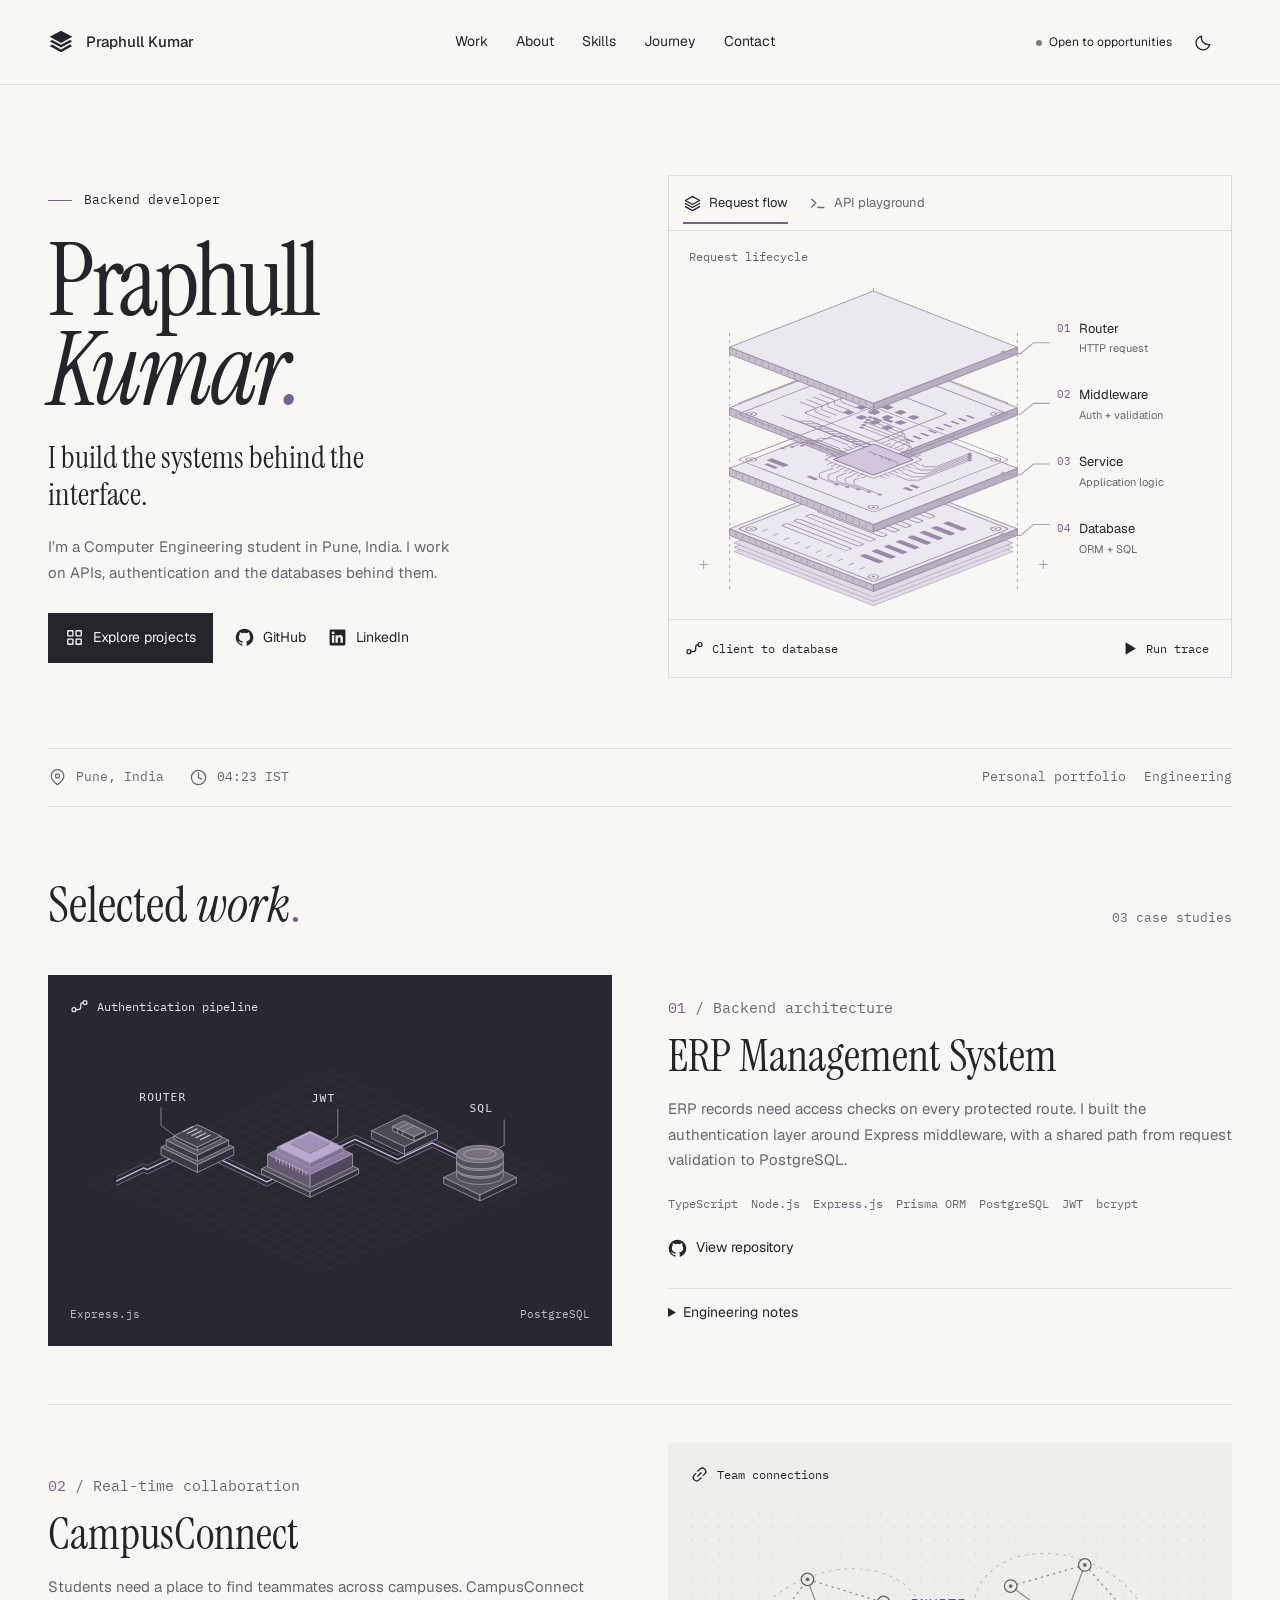
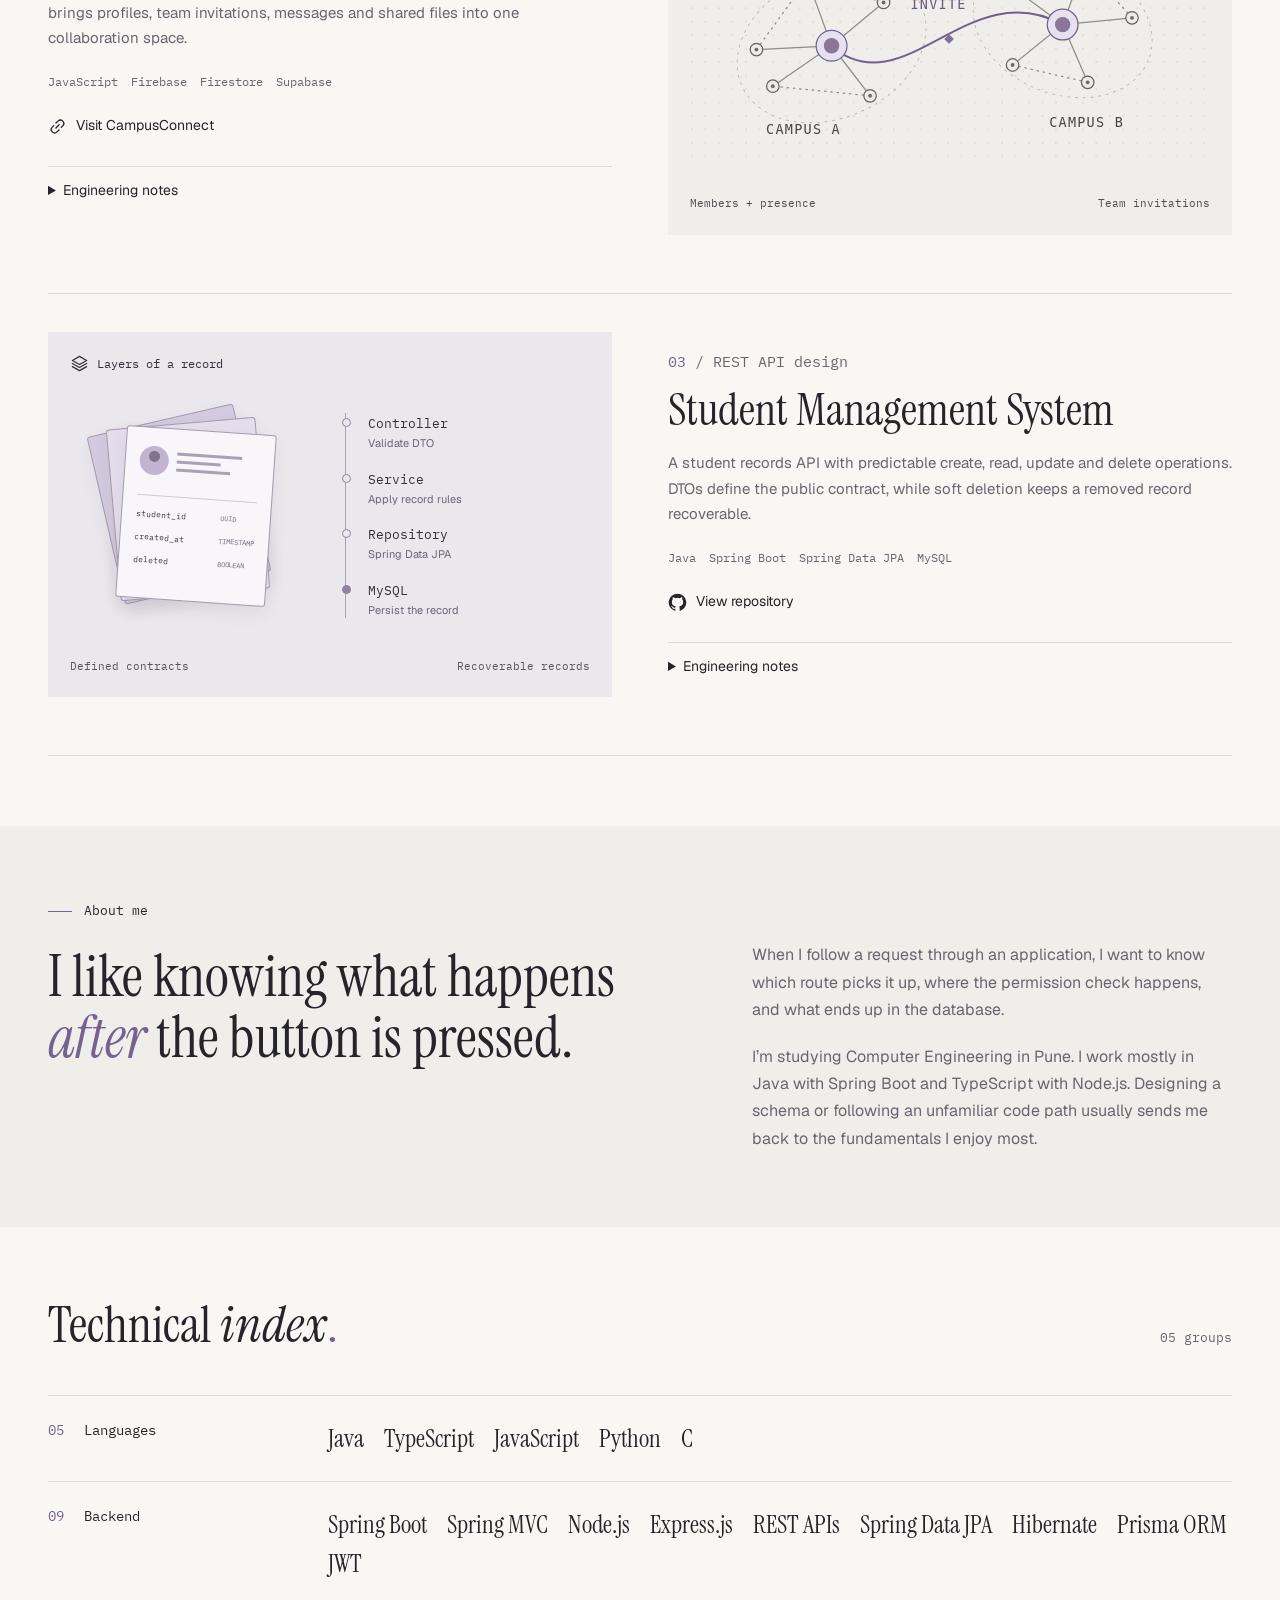
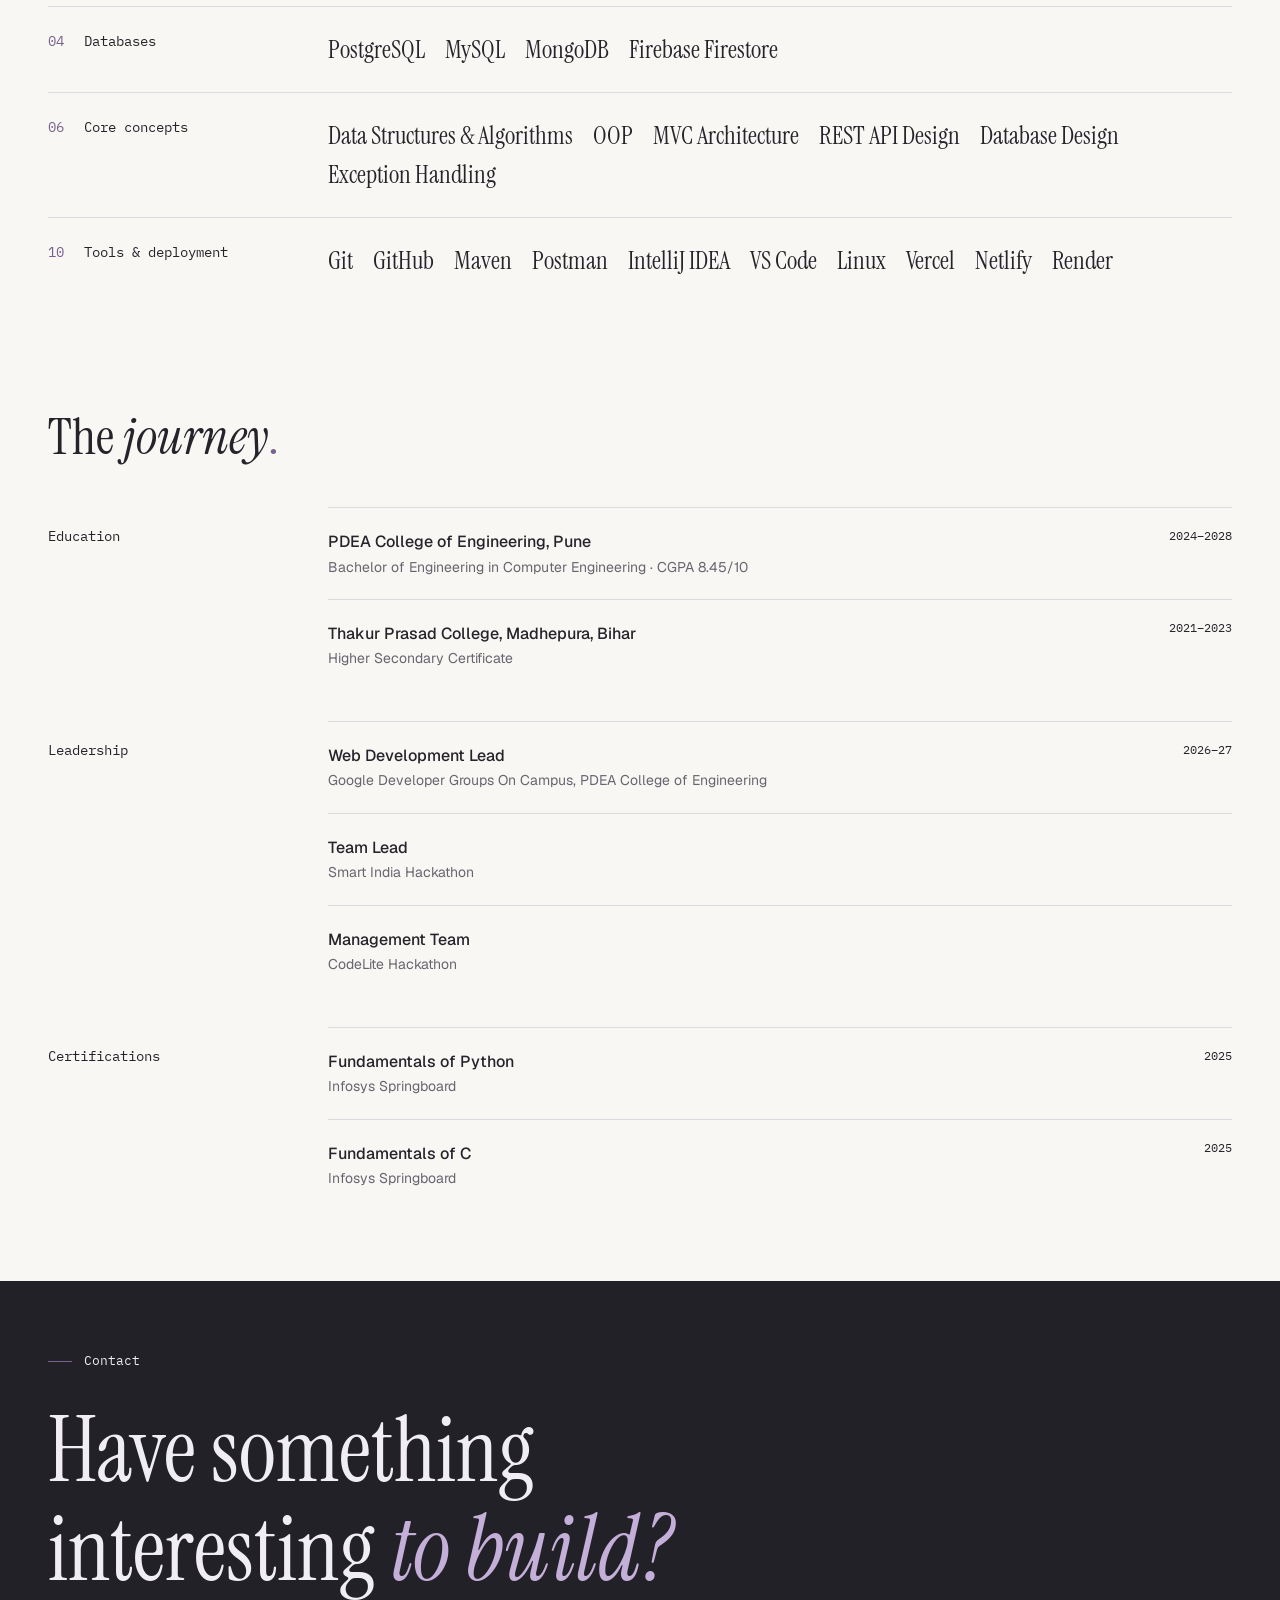
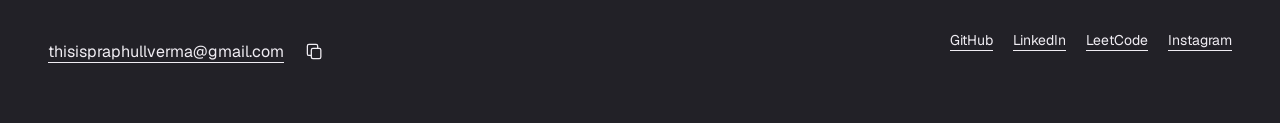
<file: index.html>
<!doctype html>
<html lang="en">
<head>
  <meta charset="utf-8">
  <meta name="viewport" content="width=device-width, initial-scale=1, viewport-fit=cover">
  <meta name="color-scheme" content="light dark">
  <meta name="theme-color" content="#f8f7f4" media="(prefers-color-scheme: light)">
  <meta name="theme-color" content="#1c1b20" media="(prefers-color-scheme: dark)">
  <title>Praphull Kumar — Backend Developer in Pune</title>
  <meta name="description" content="Explore Praphull Kumar’s backend engineering projects, from cookie-based authentication to real-time collaboration and Spring Boot APIs. Based in Pune, India.">
  <link rel="canonical" href="https://praphull-kumar-portfolio.caringbard16.chatgpt.site/">
  <meta property="og:type" content="website">
  <meta property="og:url" content="https://praphull-kumar-portfolio.caringbard16.chatgpt.site/">
  <meta property="og:title" content="Praphull Kumar — Backend Developer">
  <meta property="og:description" content="I build the systems behind the interface. Explore three engineering case studies and trace a request from client to database.">
  <meta name="twitter:card" content="summary">
  <meta name="twitter:title" content="Praphull Kumar — Backend Developer">
  <meta name="twitter:description" content="I build the systems behind the interface. Backend engineering projects from Pune, India.">
  <link rel="icon" type="image/svg+xml" href="assets/favicon.svg">
  <link rel="preload" as="font" type="font/woff2" href="assets/fonts/instrument-serif.woff2" crossorigin>
  <link rel="preload" as="font" type="font/woff2" href="assets/fonts/instrument-serif-italic.woff2" crossorigin>
  <link rel="stylesheet" href="assets/portfolio.css">
  <script>
    try {
      const preference = localStorage.getItem('pk-theme');
      if (preference === 'light' || preference === 'dark') document.documentElement.dataset.theme = preference;
    } catch {}
  </script>
  <script src="assets/portfolio.js" defer></script>
  <script type="application/ld+json">
  {"@context":"https://schema.org","@type":"Person","name":"Praphull Kumar","jobTitle":"Backend Developer","homeLocation":{"@type":"Place","name":"Pune, India"},"sameAs":["https://github.com/praphull-verma","https://linkedin.com/in/praphullverma","https://leetcode.com/u/praphull-verma/"]}
  </script>
</head>
<body>
  <a class="skip-link" href="#main">Skip to content</a>
  <svg class="icon-sheet" xmlns="http://www.w3.org/2000/svg" aria-hidden="true" focusable="false">
    <symbol id="i-mark" viewbox="0 0 32 32"><path d="m16 2 14 7.5-14 7.6L2 9.5Z" fill="currentColor"></path><path d="m2 15.1 3.2-1.7L16 19.3l10.8-5.9 3.2 1.7L16 22.8Z" fill="currentColor"></path><path d="m2 20.9 3.2-1.7L16 25.1l10.8-5.9 3.2 1.7L16 28.6Z" fill="currentColor"></path></symbol>
    <symbol id="i-grid" viewbox="0 0 24 24"><g fill="none" stroke="currentColor" stroke-width="1.7"><rect x="3.5" y="3.5" width="6.5" height="6.5" rx=".7"></rect><rect x="14" y="3.5" width="6.5" height="6.5" rx=".7"></rect><rect x="3.5" y="14" width="6.5" height="6.5" rx=".7"></rect><rect x="14" y="14" width="6.5" height="6.5" rx=".7"></rect></g></symbol>
    <symbol id="i-github" viewbox="0 0 24 24"><path fill="currentColor" d="M12 .9a11.1 11.1 0 0 0-3.51 21.63c.55.1.76-.24.76-.54l-.02-2.07c-3.1.67-3.75-1.32-3.75-1.32-.51-1.3-1.24-1.64-1.24-1.64-1.02-.7.08-.69.08-.69 1.13.08 1.73 1.16 1.73 1.16 1 .173 1.53 2.18 3.24.87.1-.73.39-1.23.71-1.51-2.48-.28-5.09-1.24-5.09-5.5 0-1.22.44-2.21 1.15-2.99-.12-.28-.5-1.42.11-2.96 0 0 .94-.3 3.06 1.14a10.6 10.6 0 0 1 5.57 0c2.12-1.44 3.05-1.14 3.05-1.14.61 1.54.23 2.68.11 2.96.72.78 1.15 1.77 1.15 2.99 0 4.27-2.62 5.21-5.12 5.49.4.34.76 1.02.76 2.06l-.01 3.15c0 .3.2.65.77.54A11.1 11.1 0 0 0 12 .9Z"></path></symbol>
    <symbol id="i-linkedin" viewbox="0 0 24 24"><path fill="currentColor" d="M20.45 2H3.55C2.7 2 2 2.69 2 3.54v16.92c0 .85.7 1.54 1.55 1.54h16.9c.85 0 1.55-.69 1.55-1.54V3.54C22 2.69 21.3 2 20.45 2ZM7.93 18.74H4.98V9.2h2.95v9.54ZM6.46 7.91a1.71 1.71 0 1 1 0-3.42 1.71 1.71 0 0 1 0 3.42Zm12.28 10.83h-2.95V14.1c0-1.1-.02-2.53-1.54-2.53-1.54 0-1.78 1.2-1.78 2.45v4.72H9.52V9.2h2.83v1.3h.04c.4-.75 1.36-1.54 2.8-1.54 2.99 0 3.55 1.96 3.55 4.52v5.26Z"></path></symbol>
    <symbol id="i-pin" viewbox="0 0 24 24"><path d="M20 10c0 5-8 11-8 11S4 15 4 10a8 8 0 1 1 16 0Z" fill="none" stroke="currentColor" stroke-width="1.6"></path><circle cx="12" cy="10" r="2.5" fill="none" stroke="currentColor" stroke-width="1.6"></circle></symbol>
    <symbol id="i-hours" viewbox="0 0 24 24"><g fill="none" stroke="currentColor" stroke-width="1.6" stroke-linecap="round"><circle cx="12" cy="12" r="9"></circle><path d="M12 6v6l4 2"></path></g></symbol>
    <symbol id="i-moon" viewbox="0 0 24 24"><path d="M20 14.3a8.5 8.5 0 0 1-10.3-10.4A8.8 8.8 0 1 0 20 14.3Z" fill="none" stroke="currentColor" stroke-width="1.65" stroke-linejoin="round"></path></symbol>
    <symbol id="i-sun" viewbox="0 0 24 24"><g fill="none" stroke="currentColor" stroke-width="1.55" stroke-linecap="round"><circle cx="12" cy="12" r="4"></circle><path d="M12 2v2m0 16v2M2 12h2m16 0h2M5 5l1.5 1.5m11 11L19 19M5 19l1.5-1.5m11-11L19 5"></path></g></symbol>
    <symbol id="i-terminal" viewbox="0 0 24 24"><path d="m4.5 6.5 5.5 5-5.5 5M12.5 17H20" fill="none" stroke="currentColor" stroke-width="1.7" stroke-linecap="round" stroke-linejoin="round"></path></symbol>
    <symbol id="i-layers" viewbox="0 0 24 24"><g fill="none" stroke="currentColor" stroke-width="1.6" stroke-linejoin="round" stroke-linecap="round"><path d="m12 3 9 5.2-9 5.1-9-5.1Zm-9 9 9 5 9-5m-18 4 9 5 9-5"></path></g></symbol>
    <symbol id="i-play" viewbox="0 0 24 24"><path d="m7 4 13 8-13 8Z" fill="currentColor"></path></symbol>
    <symbol id="i-stop" viewbox="0 0 24 24"><rect x="5" y="5" width="14" height="14" rx="2" fill="currentColor"></rect></symbol>
    <symbol id="i-route" viewbox="0 0 24 24"><g stroke="currentColor" fill="none" stroke-width="1.6"><circle cx="5" cy="16" r="2.5"></circle><circle cx="19" cy="7" r="2.5"></circle><path d="M7.5 16h3a3 3 0 0 0 3-3v-3a3 3 0 0 1 3-3"></path></g></symbol>
    <symbol id="i-link" viewbox="0 0 24 24"><g stroke="currentColor" stroke-width="1.7" fill="none" stroke-linecap="round"><path d="m10 13.8 4-4m-6.7 1.1-1.9 1.9a4.2 4.2 0 0 0 6 6l2.5-2.5m2.8-3.2 1.9-1.9a4.2 4.2 0 0 0-6-6l-2.5 2.5"></path></g></symbol>
    <symbol id="i-copy" viewbox="0 0 24 24"><g stroke="currentColor" stroke-width="1.6" fill="none"><rect x="8" y="8" width="12" height="13" rx="2"></rect><path d="M16 8V5a2 2 0 0 0-2-2H5a2 2 0 0 0-2 2v10a2 2 0 0 0 2 2h3"></path></g></symbol>
  </svg>

  <header class="site-header">
    <div class="shell header-inner">
      <a class="brand" href="#top" aria-label="Praphull Kumar, home"><svg class="brand-mark" aria-hidden="true"><use href="#i-mark"></use></svg><span>Praphull Kumar</span></a>
      <nav class="main-nav" id="navigation" aria-label="Main navigation">
        <a href="#work">Work</a><a href="#about">About</a><a href="#skills">Skills</a><a href="#journey">Journey</a><a href="#contact">Contact</a>
      </nav>
      <div class="header-tools">
        <span class="availability"><span class="status-dot"></span>Open to opportunities</span>
        <button class="icon-button js-only" id="theme-toggle" aria-label="Switch to dark theme" title="Switch to dark theme" type="button"><svg class="icon" aria-hidden="true"><use href="#i-moon"></use></svg></button>
        <button class="menu-toggle icon-button" id="menu-toggle" type="button" aria-controls="navigation" aria-expanded="false" aria-label="Open navigation"><span></span><span></span></button>
      </div>
    </div>
  </header>
  <main id="main" tabindex="-1">
    <section id="top" class="hero shell" aria-labelledby="name">
      <div class="hero-copy">
        <p class="eyebrow"><span class="ink-line" aria-hidden="true"></span>Backend developer</p>
        <h1 id="name">Praphull <em>Kumar<span class="period" aria-hidden="true">.</span></em></h1>
        <p class="statement">I build the systems behind the interface.</p>
        <p class="hero-intro">I’m a Computer Engineering student in Pune, India. I work on APIs, authentication and the databases behind them.</p>
        <div class="hero-actions">
          <a class="primary-action" href="#work"><svg class="icon" aria-hidden="true"><use href="#i-grid"></use></svg>Explore projects</a>
          <a class="social" href="https://github.com/praphull-verma" target="_blank" rel="noopener noreferrer"><svg class="icon" aria-hidden="true"><use href="#i-github"></use></svg>GitHub</a>
          <a class="social" href="https://linkedin.com/in/praphullverma" target="_blank" rel="noopener noreferrer"><svg class="icon" aria-hidden="true"><use href="#i-linkedin"></use></svg>LinkedIn</a>
        </div>
      </div>

      <div class="lab" id="request-lab">
        <div class="lab-chrome">
          <div class="view-tabs" aria-label="Request diagram and API playground">
            <a class="view-tab" href="#schematic" id="tab-flow"><svg class="icon" aria-hidden="true"><use href="#i-layers"></use></svg>Request flow</a>
            <a class="view-tab" href="#playground" id="tab-api"><svg class="icon" aria-hidden="true"><use href="#i-terminal"></use></svg>API playground</a>
          </div>
        </div>
        <div class="lab-panel" id="schematic" tabindex="-1">
          <figure class="blueprint">
            <div class="draft-area">
              <div class="drawing-heading"><span class="draft-cross" aria-hidden="true"></span>Request lifecycle</div>
              <div class="drawing-canvas">
                <svg class="diagram-svg" xmlns="http://www.w3.org/2000/svg" viewbox="0 0 520 314" role="img" aria-labelledby="flow-title flow-desc">
  <title id="flow-title">Exploded view of an HTTP request</title>
  <desc id="flow-desc">Four aligned boards show routing, authentication and validation, application logic, and the ORM and SQL database. The request passes through these layers in order.</desc>
<g class="construction" fill="none">
<path d="M56 50v239" stroke-dasharray="2.5 4"></path>
<path d="M322 50v239" stroke-dasharray="2.5 4"></path>
<path d="M189 104v200" stroke-dasharray="2.5 4"></path>
<path d="M189 8v200" stroke-dasharray="2.5 4"></path>
<path d="M28 264h8m-4 -4v8"></path>
<path d="M342 264h8m-4 -4v8"></path>
</g>
<polygon points="189,202 318,252 189,302 60,252" class="base-wafer"></polygon>
<polygon points="189,198 318,248 189,298 60,248" class="base-wafer"></polygon>
<polygon points="189,194 318,244 189,294 60,244" class="base-wafer"></polygon>
<g class="board board-4" data-layer="3">
      <polygon points="56,231 189,282.87 189,288.87 56,237" class="face-left"></polygon><polygon points="189,282.87 322,231 322,237 189,288.87" class="face-right"></polygon>
      <path d="M62 234.74v3.1" class="pin-line"></path><path d="M68 237.08v3.1" class="pin-line"></path><path d="M74 239.42v3.1" class="pin-line"></path><path d="M80 241.76v3.1" class="pin-line"></path><path d="M86 244.1v3.1" class="pin-line"></path><path d="M92 246.44v3.1" class="pin-line"></path><path d="M98 248.78v3.1" class="pin-line"></path><path d="M104 251.12v3.1" class="pin-line"></path><path d="M110 253.46v3.1" class="pin-line"></path><path d="M116 255.8v3.1" class="pin-line"></path><path d="M122 258.14v3.1" class="pin-line"></path><path d="M128 260.48v3.1" class="pin-line"></path><path d="M134 262.82v3.1" class="pin-line"></path><path d="M140 265.16v3.1" class="pin-line"></path><path d="M146 267.5v3.1" class="pin-line"></path><path d="M152 269.84v3.1" class="pin-line"></path><path d="M158 272.18v3.1" class="pin-line"></path><path d="M164 274.52v3.1" class="pin-line"></path><path d="M170 276.86v3.1" class="pin-line"></path><path d="M176 279.2v3.1" class="pin-line"></path><path d="M182 281.54v3.1" class="pin-line"></path>
      <polygon points="189,179.13 322,231 189,282.87 56,231" class="face-top"></polygon>
      <g transform="matrix(1 0.39 -1 0.39 189 179.13)"><rect x="4" y="4" width="125" height="125" rx="2" class="etched"></rect><rect x="20" y="23" width="60" height="5" rx="1" class="package-frame"></rect><rect x="92" y="23" width="18" height="5" rx="1" class="pad"></rect><rect x="20" y="34" width="60" height="5" rx="1" class="package-frame"></rect><rect x="92" y="34" width="18" height="5" rx="1" class="pad"></rect><rect x="20" y="45" width="60" height="5" rx="1" class="package-frame"></rect><rect x="92" y="45" width="18" height="5" rx="1" class="pad"></rect><rect x="20" y="56" width="60" height="5" rx="1" class="package-frame"></rect><rect x="92" y="56" width="18" height="5" rx="1" class="pad"></rect><rect x="20" y="67" width="60" height="5" rx="1" class="package-frame"></rect><rect x="92" y="67" width="18" height="5" rx="1" class="pad"></rect><rect x="20" y="78" width="60" height="5" rx="1" class="package-frame"></rect><rect x="92" y="78" width="18" height="5" rx="1" class="pad"></rect><rect x="20" y="89" width="60" height="5" rx="1" class="package-frame"></rect><rect x="92" y="89" width="18" height="5" rx="1" class="pad"></rect><rect x="20" y="100" width="60" height="5" rx="1" class="package-frame"></rect><rect x="92" y="100" width="18" height="5" rx="1" class="pad"></rect><path d="M18 121v-5" class="trace-line"></path><path d="M28 121v-5" class="trace-line"></path><path d="M38 121v-5" class="trace-line"></path><path d="M48 121v-5" class="trace-line"></path><path d="M58 121v-5" class="trace-line"></path><path d="M68 121v-5" class="trace-line"></path><path d="M78 121v-5" class="trace-line"></path><path d="M88 121v-5" class="trace-line"></path><path d="M98 121v-5" class="trace-line"></path><path d="M108 121v-5" class="trace-line"></path><circle cx="10" cy="10" r="3.3" class="mount"></circle><circle cx="10" cy="10" r="1.15" class="mount-hole"></circle><circle cx="10" cy="123" r="3.3" class="mount"></circle><circle cx="10" cy="123" r="1.15" class="mount-hole"></circle><circle cx="123" cy="10" r="3.3" class="mount"></circle><circle cx="123" cy="10" r="1.15" class="mount-hole"></circle><circle cx="123" cy="123" r="3.3" class="mount"></circle><circle cx="123" cy="123" r="1.15" class="mount-hole"></circle></g>
    </g>
<g class="board board-3" data-layer="2">
      <polygon points="56,175 189,226.87 189,233.87 56,182" class="face-left"></polygon><polygon points="189,226.87 322,175 322,182 189,233.87" class="face-right"></polygon>
      <path d="M62 178.74v4.1" class="pin-line"></path><path d="M68 181.08v4.1" class="pin-line"></path><path d="M74 183.42v4.1" class="pin-line"></path><path d="M80 185.76v4.1" class="pin-line"></path><path d="M86 188.1v4.1" class="pin-line"></path><path d="M92 190.44v4.1" class="pin-line"></path><path d="M98 192.78v4.1" class="pin-line"></path><path d="M104 195.12v4.1" class="pin-line"></path><path d="M110 197.46v4.1" class="pin-line"></path><path d="M116 199.8v4.1" class="pin-line"></path><path d="M122 202.14v4.1" class="pin-line"></path><path d="M128 204.48v4.1" class="pin-line"></path><path d="M134 206.82v4.1" class="pin-line"></path><path d="M140 209.16v4.1" class="pin-line"></path><path d="M146 211.5v4.1" class="pin-line"></path><path d="M152 213.84v4.1" class="pin-line"></path><path d="M158 216.18v4.1" class="pin-line"></path><path d="M164 218.52v4.1" class="pin-line"></path><path d="M170 220.86v4.1" class="pin-line"></path><path d="M176 223.2v4.1" class="pin-line"></path><path d="M182 225.54v4.1" class="pin-line"></path>
      <polygon points="189,123.13 322,175 189,226.87 56,175" class="face-top"></polygon>
      <g transform="matrix(1 0.39 -1 0.39 189 63)"><rect x="4" y="4" width="125" height="125" rx="2" class="etched"></rect><rect x="26" y="26" width="27" height="25" rx="2" class="package-frame"></rect><rect x="26" y="63" width="27" height="25" rx="2" class="package-frame"></rect><rect x="63" y="26" width="27" height="25" rx="2" class="package-frame"></rect><rect x="63" y="63" width="27" height="25" rx="2" class="package-frame"></rect><path d="M17 116v-10l5 -5v-6" class="trace-line"></path><circle cx="17" cy="116" r="1.35" class="via"></circle><path d="M25 116v-10l5 -5v-6" class="trace-line"></path><circle cx="25" cy="116" r="1.35" class="via"></circle><path d="M33 116v-10l5 -5v-6" class="trace-line"></path><circle cx="33" cy="116" r="1.35" class="via"></circle><path d="M41 116v-10l5 -5v-6" class="trace-line"></path><circle cx="41" cy="116" r="1.35" class="via"></circle><path d="M49 116v-10l5 -5v-6" class="trace-line"></path><circle cx="49" cy="116" r="1.35" class="via"></circle><path d="M57 116v-10l5 -5v-6" class="trace-line"></path><circle cx="57" cy="116" r="1.35" class="via"></circle><path d="M65 116v-10l5 -5v-6" class="trace-line"></path><circle cx="65" cy="116" r="1.35" class="via"></circle><path d="M73 116v-10l5 -5v-6" class="trace-line"></path><circle cx="73" cy="116" r="1.35" class="via"></circle><path d="M81 116v-10l5 -5v-6" class="trace-line"></path><circle cx="81" cy="116" r="1.35" class="via"></circle><rect x="105" y="24" width="8" height="3" rx="0" class="pad"></rect><rect x="105" y="34" width="8" height="3" rx="0" class="pad"></rect><rect x="105" y="44" width="8" height="3" rx="0" class="pad"></rect><rect x="105" y="54" width="8" height="3" rx="0" class="pad"></rect><rect x="105" y="64" width="8" height="3" rx="0" class="pad"></rect><rect x="105" y="74" width="8" height="3" rx="0" class="pad"></rect><rect x="105" y="84" width="8" height="3" rx="0" class="pad"></rect><rect x="105" y="94" width="8" height="3" rx="0" class="pad"></rect><circle cx="10" cy="10" r="3.3" class="mount"></circle><circle cx="10" cy="10" r="1.15" class="mount-hole"></circle><circle cx="10" cy="123" r="3.3" class="mount"></circle><circle cx="10" cy="123" r="1.15" class="mount-hole"></circle><circle cx="123" cy="10" r="3.3" class="mount"></circle><circle cx="123" cy="10" r="1.15" class="mount-hole"></circle><circle cx="123" cy="123" r="3.3" class="mount"></circle><circle cx="123" cy="123" r="1.15" class="mount-hole"></circle></g>
    </g>
<g class="board board-2" data-layer="1">
      <polygon points="56,119 189,170.87 189,177.87 56,126" class="face-left"></polygon><polygon points="189,170.87 322,119 322,126 189,177.87" class="face-right"></polygon>
      <path d="M62 122.74v4.1" class="pin-line"></path><path d="M68 125.08v4.1" class="pin-line"></path><path d="M74 127.42v4.1" class="pin-line"></path><path d="M80 129.76v4.1" class="pin-line"></path><path d="M86 132.1v4.1" class="pin-line"></path><path d="M92 134.44v4.1" class="pin-line"></path><path d="M98 136.78v4.1" class="pin-line"></path><path d="M104 139.12v4.1" class="pin-line"></path><path d="M110 141.46v4.1" class="pin-line"></path><path d="M116 143.8v4.1" class="pin-line"></path><path d="M122 146.14v4.1" class="pin-line"></path><path d="M128 148.48v4.1" class="pin-line"></path><path d="M134 150.82v4.1" class="pin-line"></path><path d="M140 153.16v4.1" class="pin-line"></path><path d="M146 155.5v4.1" class="pin-line"></path><path d="M152 157.84v4.1" class="pin-line"></path><path d="M158 160.18v4.1" class="pin-line"></path><path d="M164 162.52v4.1" class="pin-line"></path><path d="M170 164.86v4.1" class="pin-line"></path><path d="M176 167.2v4.1" class="pin-line"></path><path d="M182 169.54v4.1" class="pin-line"></path>
      <polygon points="189,67.13 322,119 189,170.87 56,119" class="face-top"></polygon>
      <g transform="matrix(1 0.39 -1 0.39 189 73)"><rect x="4" y="4" width="125" height="125" rx="2" class="etched"></rect><rect x="33" y="32" width="67" height="65" rx="2" class="etched"></rect><path d="M25 110h15l6 -6h13" class="trace-line"></path><path d="M31 110h15l6 -6h13" class="trace-line"></path><path d="M37 110h15l6 -6h13" class="trace-line"></path><path d="M43 110h15l6 -6h13" class="trace-line"></path><path d="M49 110h15l6 -6h13" class="trace-line"></path><path d="M55 110h15l6 -6h13" class="trace-line"></path><path d="M61 110h15l6 -6h13" class="trace-line"></path><path d="M67 110h15l6 -6h13" class="trace-line"></path><path d="M73 110h15l6 -6h13" class="trace-line"></path><path d="M79 110h15l6 -6h13" class="trace-line"></path><path d="M85 110h15l6 -6h13" class="trace-line"></path><path d="M91 110h15l6 -6h13" class="trace-line"></path><path d="M18 44h14l5 5h14" class="trace-line"></path><path d="M18 50h14l5 5h14" class="trace-line"></path><path d="M18 56h14l5 5h14" class="trace-line"></path><path d="M18 62h14l5 5h14" class="trace-line"></path><path d="M18 68h14l5 5h14" class="trace-line"></path><path d="M18 74h14l5 5h14" class="trace-line"></path><path d="M18 80h14l5 5h14" class="trace-line"></path><path d="M18 86h14l5 5h14" class="trace-line"></path><rect x="50" y="49" width="6" height="6" rx="1" class="pad"></rect><rect x="50" y="61" width="6" height="6" rx="1" class="pad"></rect><rect x="50" y="73" width="6" height="6" rx="1" class="pad"></rect><rect x="62" y="49" width="6" height="6" rx="1" class="pad"></rect><rect x="62" y="61" width="6" height="6" rx="1" class="pad"></rect><rect x="62" y="73" width="6" height="6" rx="1" class="pad"></rect><rect x="74" y="49" width="6" height="6" rx="1" class="pad"></rect><rect x="74" y="61" width="6" height="6" rx="1" class="pad"></rect><rect x="74" y="73" width="6" height="6" rx="1" class="pad"></rect><rect x="86" y="49" width="6" height="6" rx="1" class="pad"></rect><rect x="86" y="61" width="6" height="6" rx="1" class="pad"></rect><rect x="86" y="73" width="6" height="6" rx="1" class="pad"></rect><rect x="111" y="24" width="7" height="2" rx="0" class="pad"></rect><rect x="111" y="31" width="7" height="2" rx="0" class="pad"></rect><rect x="111" y="38" width="7" height="2" rx="0" class="pad"></rect><rect x="111" y="45" width="7" height="2" rx="0" class="pad"></rect><rect x="111" y="52" width="7" height="2" rx="0" class="pad"></rect><rect x="111" y="59" width="7" height="2" rx="0" class="pad"></rect><rect x="111" y="66" width="7" height="2" rx="0" class="pad"></rect><rect x="111" y="73" width="7" height="2" rx="0" class="pad"></rect><rect x="111" y="80" width="7" height="2" rx="0" class="pad"></rect><circle cx="10" cy="10" r="3.3" class="mount"></circle><circle cx="10" cy="10" r="1.15" class="mount-hole"></circle><circle cx="10" cy="123" r="3.3" class="mount"></circle><circle cx="10" cy="123" r="1.15" class="mount-hole"></circle><circle cx="123" cy="10" r="3.3" class="mount"></circle><circle cx="123" cy="10" r="1.15" class="mount-hole"></circle><circle cx="123" cy="123" r="3.3" class="mount"></circle><circle cx="123" cy="123" r="1.15" class="mount-hole"></circle></g>
    </g>
<g class="board board-1" data-layer="0">
      <polygon points="56,63 189,114.87 189,121.37 56,69.5" class="face-left"></polygon><polygon points="189,114.87 322,63 322,69.5 189,121.37" class="face-right"></polygon>
      <path d="M62 66.74v3.6" class="pin-line"></path><path d="M68 69.08v3.6" class="pin-line"></path><path d="M74 71.42v3.6" class="pin-line"></path><path d="M80 73.76v3.6" class="pin-line"></path><path d="M86 76.1v3.6" class="pin-line"></path><path d="M92 78.44v3.6" class="pin-line"></path><path d="M98 80.78v3.6" class="pin-line"></path><path d="M104 83.12v3.6" class="pin-line"></path><path d="M110 85.46v3.6" class="pin-line"></path><path d="M116 87.8v3.6" class="pin-line"></path><path d="M122 90.14v3.6" class="pin-line"></path><path d="M128 92.48v3.6" class="pin-line"></path><path d="M134 94.82v3.6" class="pin-line"></path><path d="M140 97.16v3.6" class="pin-line"></path><path d="M146 99.5v3.6" class="pin-line"></path><path d="M152 101.84v3.6" class="pin-line"></path><path d="M158 104.18v3.6" class="pin-line"></path><path d="M164 106.52v3.6" class="pin-line"></path><path d="M170 108.86v3.6" class="pin-line"></path><path d="M176 111.2v3.6" class="pin-line"></path><path d="M182 113.54v3.6" class="pin-line"></path>
      <polygon points="189,11.13 322,63 189,114.87 56,63" class="face-top"></polygon>
      <g transform="matrix(1 0.39 -1 0.39 189 115)"><rect x="4" y="4" width="125" height="125" rx="2" class="etched"></rect><rect x="44" y="44" width="45" height="45" rx="2" class="package-frame"></rect><rect x="48" y="48" width="37" height="37" rx="1" class="package-cap"></rect><path d="M51 44v-5m0 50v5M44 51h-5m50 0h5" class="trace-line"></path><path d="M55 44v-5m0 50v5M44 55h-5m50 0h5" class="trace-line"></path><path d="M59 44v-5m0 50v5M44 59h-5m50 0h5" class="trace-line"></path><path d="M63 44v-5m0 50v5M44 63h-5m50 0h5" class="trace-line"></path><path d="M67 44v-5m0 50v5M44 67h-5m50 0h5" class="trace-line"></path><path d="M71 44v-5m0 50v5M44 71h-5m50 0h5" class="trace-line"></path><path d="M75 44v-5m0 50v5M44 75h-5m50 0h5" class="trace-line"></path><path d="M79 44v-5m0 50v5M44 79h-5m50 0h5" class="trace-line"></path><path d="M83 44v-5m0 50v5M44 83h-5m50 0h5" class="trace-line"></path><path d="M51 38V24l-6 -6H15" class="trace-line"></path><circle cx="15" cy="18" r="1.6" class="via"></circle><path d="M95 51h4l5 -5V15" class="trace-line"></path><circle cx="104" cy="15" r="1.45" class="via"></circle><path d="M82 95v5l5 5h24" class="trace-line"></path><circle cx="111" cy="105" r="1.45" class="via"></circle><path d="M57 38V28l-6 -6H17" class="trace-line"></path><circle cx="17" cy="22" r="1.6" class="via"></circle><path d="M95 57h6l5 -5V17" class="trace-line"></path><circle cx="106" cy="17" r="1.45" class="via"></circle><path d="M76 95v7l5 5h22" class="trace-line"></path><circle cx="103" cy="107" r="1.45" class="via"></circle><path d="M63 38V32l-6 -6H19" class="trace-line"></path><circle cx="19" cy="26" r="1.6" class="via"></circle><path d="M95 63h8l5 -5V19" class="trace-line"></path><circle cx="108" cy="19" r="1.45" class="via"></circle><path d="M70 95v9l5 5h20" class="trace-line"></path><circle cx="95" cy="109" r="1.45" class="via"></circle><path d="M69 38V36l-6 -6H21" class="trace-line"></path><circle cx="21" cy="30" r="1.6" class="via"></circle><path d="M95 69h10l5 -5V21" class="trace-line"></path><circle cx="110" cy="21" r="1.45" class="via"></circle><path d="M64 95v11l5 5h18" class="trace-line"></path><circle cx="87" cy="111" r="1.45" class="via"></circle><path d="M75 38V40l-6 -6H23" class="trace-line"></path><circle cx="23" cy="34" r="1.6" class="via"></circle><path d="M95 75h12l5 -5V23" class="trace-line"></path><circle cx="112" cy="23" r="1.45" class="via"></circle><path d="M58 95v13l5 5h16" class="trace-line"></path><circle cx="79" cy="113" r="1.45" class="via"></circle><path d="M38 53H25l-5 5v19" class="trace-line"></path><circle cx="20" cy="77" r="1.5" class="via"></circle><path d="M38 61H22l-5 5v17" class="trace-line"></path><circle cx="17" cy="83" r="1.5" class="via"></circle><path d="M38 69H19l-5 5v15" class="trace-line"></path><circle cx="14" cy="89" r="1.5" class="via"></circle><path d="M38 77H16l-5 5v13" class="trace-line"></path><circle cx="11" cy="95" r="1.5" class="via"></circle><rect x="17" y="16" width="7" height="3" rx="0" class="pad"></rect><rect x="23" y="12" width="8" height="3" rx="0" class="pad"></rect><rect x="18" y="112" width="16" height="5" rx="0" class="pad"></rect><rect x="22" y="120" width="10" height="3" rx="0" class="pad"></rect><rect x="114" y="78" width="7" height="3" rx="0" class="pad"></rect><rect x="114" y="84" width="7" height="3" rx="0" class="pad"></rect><rect x="56" y="115" width="8" height="3" rx="0" class="pad"></rect><path d="M54 59h6l3 3" class="trace-line"></path><path d="M59 59h8l3 3" class="trace-line"></path><path d="M64 59h10l3 3" class="trace-line"></path><path d="M69 59h12l3 3" class="trace-line"></path><circle cx="10" cy="10" r="3.3" class="mount"></circle><circle cx="10" cy="10" r="1.15" class="mount-hole"></circle><circle cx="10" cy="123" r="3.3" class="mount"></circle><circle cx="10" cy="123" r="1.15" class="mount-hole"></circle><circle cx="123" cy="10" r="3.3" class="mount"></circle><circle cx="123" cy="10" r="1.15" class="mount-hole"></circle><circle cx="123" cy="123" r="3.3" class="mount"></circle><circle cx="123" cy="123" r="1.15" class="mount-hole"></circle></g>
    </g>
<g class="leader-lines" fill="none">
<g data-leader="0"><path d="M309 69h16l12 -10h15"></path><circle cx="309" cy="69" r="2.1"></circle></g>
<g data-leader="1"><path d="M309 125h16l12 -10h15"></path><circle cx="309" cy="125" r="2.1"></circle></g>
<g data-leader="2"><path d="M309 181h16l12 -10h15"></path><circle cx="309" cy="181" r="2.1"></circle></g>
<g data-leader="3"><path d="M309 237h16l12 -10h15"></path><circle cx="309" cy="237" r="2.1"></circle></g>
</g></svg>
              </div>
              <ol class="stage-list" aria-label="Request layers">
                <li><span class="layer-number">01</span><span class="layer-text">Router<small>HTTP request</small></span><button class="layer-hit js-only" type="button" aria-label="Inspect router layer" aria-pressed="false"></button></li>
                <li><span class="layer-number">02</span><span class="layer-text">Middleware<small>Auth + validation</small></span><button class="layer-hit js-only" type="button" aria-label="Inspect middleware layer" aria-pressed="false"></button></li>
                <li><span class="layer-number">03</span><span class="layer-text">Service<small>Application logic</small></span><button class="layer-hit js-only" type="button" aria-label="Inspect service layer" aria-pressed="false"></button></li>
                <li><span class="layer-number">04</span><span class="layer-text">Database<small>ORM + SQL</small></span><button class="layer-hit js-only" type="button" aria-label="Inspect database layer" aria-pressed="false"></button></li>
              </ol>
            </div>
            <figcaption class="trace-bar">
              <span class="trace-readout"><svg class="icon" aria-hidden="true"><use href="#i-route"></use></svg><span id="trace-readout" role="status">Client to database</span></span>
              <button class="trace-button js-only" type="button" id="trace-run"><svg class="icon" aria-hidden="true"><use href="#i-play"></use></svg><span>Run trace</span></button>
            </figcaption>
          </figure>
        </div>
        <div class="lab-panel api-panel" id="playground" tabindex="-1">
          <div class="api-console">
            <p class="console-caption"><span class="terminal-lights" aria-hidden="true"><i></i><i></i><i></i></span>Simulated API</p>
            <fieldset class="endpoints js-only"><legend>Choose an endpoint</legend>
              <button type="button" aria-pressed="true" data-endpoint="hello"><span>GET</span> /hello</button>
              <button type="button" aria-pressed="false" data-endpoint="idea"><span>POST</span> /idea</button>
              <button type="button" aria-pressed="false" data-endpoint="secret"><span>GET</span> /secret</button>
              <button type="button" aria-pressed="false" data-endpoint="coffee"><span>GET</span> /coffee</button>
            </fieldset>
            <div class="console-output">
              <p class="output-heading"><span class="response-label">Response</span><span class="response-status" id="response-status">200 OK</span></p>
              <pre><code id="response-json">{
  <span class="json-key">"message"</span>: <span class="json-string">"Hi, I’m Praphull. Glad you stopped by."</span>
}</code></pre>
            </div>
            <noscript>
              <details><summary>POST /idea · 201 Created</summary><p>Idea received. Let’s talk about it over email.</p></details>
              <details><summary>GET /secret · 401 Unauthorized</summary><p>This route needs an authentication token.</p></details>
              <details><summary>GET /coffee · 418 I’m a teapot</summary><p>I make a better API than a cup of coffee.</p></details>
            </noscript>
          </div>
          <p class="api-foot"><svg class="icon" aria-hidden="true"><use href="#i-terminal"></use></svg>Local simulation<span>JSON</span></p>
          <p class="sr-only" role="status" id="api-announcement"></p>
        </div>
      </div>
    </section>

    <div class="shell hero-colophon">
      <div><span><svg class="icon" aria-hidden="true"><use href="#i-pin"></use></svg>Pune, India</span><span class="clock"><svg class="icon" aria-hidden="true"><use href="#i-hours"></use></svg><span id="clock">IST · UTC+05:30</span></span></div>
      <span class="colophon-right">Personal portfolio <i aria-hidden="true"></i> Engineering</span>
    </div>

    <section class="work section shell" id="work" aria-labelledby="work-heading">
      <div class="section-heading"><h2 id="work-heading">Selected <em>work</em><span class="heading-dot" aria-hidden="true">.</span></h2><p class="section-meta">03 case studies</p></div>
      <article class="case case-erp">
        <figure class="project-art erp-art">
          <figcaption class="art-title"><svg class="icon" aria-hidden="true"><use href="#i-route"></use></svg>Authentication pipeline</figcaption>
          <img src="assets/erp.svg" width="600" height="270" alt="Isometric router, JWT middleware and SQL store connected along one request path." loading="lazy">
          <div class="art-foot"><span>Express.js</span><span>PostgreSQL</span></div>
        </figure>
        <div class="case-copy">
          <p class="case-kicker"><span>01</span> / Backend architecture</p>
          <h3>ERP Management System</h3>
          <p>ERP records need access checks on every protected route. I built the authentication layer around Express middleware, with a shared path from request validation to PostgreSQL.</p>
          <ul class="tech-list" aria-label="ERP technologies"><li>TypeScript</li><li>Node.js</li><li>Express.js</li><li>Prisma ORM</li><li>PostgreSQL</li><li>JWT</li><li>bcrypt</li></ul>
          <div class="case-actions"><a class="case-link" href="https://github.com/praphull-verma/ERP-Website" target="_blank" rel="noopener noreferrer" aria-label="View the ERP Management System repository"><svg class="icon" aria-hidden="true"><use href="#i-github"></use></svg>View repository</a></div>
          <details class="notes"><summary>Engineering notes</summary><div><p>REST authentication endpoints issue JWTs in HTTP-only cookies. Middleware checks the token on protected routes. bcrypt hashes passwords before storage.</p><p>Routes, validation and the Prisma schema live in separate modules. Changing what a route accepts leaves the data model independent.</p></div></details>
        </div>
      </article>
      <article class="case case-campus">
        <div class="case-copy">
          <p class="case-kicker"><span>02</span> / Real-time collaboration</p>
          <h3>CampusConnect</h3>
          <p>Students need a place to find teammates across campuses. CampusConnect brings profiles, team invitations, messages and shared files into one collaboration space.</p>
          <ul class="tech-list" aria-label="CampusConnect technologies"><li>JavaScript</li><li>Firebase</li><li>Firestore</li><li>Supabase</li></ul>
          <div class="case-actions"><a class="case-link" href="https://campusconnect.quest" target="_blank" rel="noopener noreferrer"><svg class="icon" aria-hidden="true"><use href="#i-link"></use></svg>Visit CampusConnect</a></div>
          <details class="notes"><summary>Engineering notes</summary><div><p>The Firestore model follows users, teams, invitations and messages. Listeners update conversations and presence as students move in and out of a team.</p><p>Authentication ties profiles to members. Supabase stores shared files separately from the live message data.</p></div></details>
        </div>
        <figure class="project-art campus-art">
          <figcaption class="art-title"><svg class="icon" aria-hidden="true"><use href="#i-link"></use></svg>Team connections</figcaption>
          <img src="assets/campus.svg" width="540" height="265" alt="Two campus networks joined by an invitation between their teams." loading="lazy">
          <div class="art-foot"><span>Members + presence</span><span>Team invitations</span></div>
        </figure>
      </article>
      <article class="case case-students">
        <figure class="project-art student-art">
<figcaption class="art-title"><svg class="icon" aria-hidden="true"><use href="#i-layers"></use></svg>Layers of a record</figcaption>
<div class="record-architecture" role="img" aria-label="A student request passes through the controller, service and repository to MySQL. DTO validation protects the API contract, while soft deletion preserves records.">
<div class="record-stack" aria-hidden="true">
<div class="record-sheet sheet-back"></div><div class="record-sheet sheet-middle"></div>
<div class="record-sheet sheet-front"><div class="record-avatar"></div><div class="record-lines"><i></i><i></i><i></i></div><div class="record-fields"><span>student_id</span><b>UUID</b><span>created_at</span><b>TIMESTAMP</b><span>deleted</span><b>BOOLEAN</b></div></div>
</div>
<ol class="record-layers" aria-hidden="true"><li><span>Controller</span><small>Validate DTO</small></li><li><span>Service</span><small>Apply record rules</small></li><li><span>Repository</span><small>Spring Data JPA</small></li><li><span>MySQL</span><small>Persist the record</small></li></ol>
</div><div class="art-foot"><span>Defined contracts</span><span>Recoverable records</span></div></figure><div class="case-copy">
          <p class="case-kicker"><span>03</span> / REST API design</p><h3>Student Management System</h3>
          <p>A student records API with predictable create, read, update and delete operations. DTOs define the public contract, while soft deletion keeps a removed record recoverable.</p>
          <ul class="tech-list" aria-label="Student Management technologies"><li>Java</li><li>Spring Boot</li><li>Spring Data JPA</li><li>MySQL</li></ul>
        <div class="case-actions"><a class="case-link" href="https://github.com/praphull-verma/StudentManagementSystem" target="_blank" rel="noopener noreferrer" aria-label="View the Student Management System repository"><svg class="icon" aria-hidden="true"><use href="#i-github"></use></svg>View repository</a></div>
          <details class="notes"><summary>Engineering notes</summary><div><p>The controller validates incoming DTOs and passes them to the service. A central exception handler gives failed requests a consistent response.</p><p>Spring Data JPA handles persistence. Creation and update timestamps follow each record through its lifetime.</p></div></details>
        </div>
        </article>
    </section>

    <section class="about-band" id="about" aria-labelledby="about-heading"><div class="shell about-grid">
      <div><h2 id="about-heading" class="eyebrow"><span class="ink-line" aria-hidden="true"></span>About me</h2>
        <p class="pullquote">I like knowing what happens <em>after</em> the button is pressed.</p>
      </div>
      <div class="about-copy"><p>When I follow a request through an application, I want to know which route picks it up, where the permission check happens, and what ends up in the database.</p><p>I’m studying Computer Engineering in Pune. I work mostly in Java with Spring Boot and TypeScript with Node.js. Designing a schema or following an unfamiliar code path usually sends me back to the fundamentals I enjoy most.</p></div>
    </div></section>

    <section class="section shell" id="skills" aria-labelledby="skills-heading">
      <div class="section-heading"><h2 id="skills-heading">Technical <em>index</em><span class="heading-dot" aria-hidden="true">.</span></h2><p class="section-meta">05 groups</p></div>
      <dl class="skill-index">
        <div><dt><span class="count" aria-label="5 skills">05</span>Languages</dt><dd><ul><li>Java</li><li>TypeScript</li><li>JavaScript</li><li>Python</li><li>C</li></ul></dd></div>
        <div><dt><span class="count" aria-label="9 skills">09</span>Backend</dt><dd><ul><li>Spring Boot</li><li>Spring MVC</li><li>Node.js</li><li>Express.js</li><li>REST APIs</li><li>Spring Data JPA</li><li>Hibernate</li><li>Prisma ORM</li><li>JWT</li></ul></dd></div>
        <div><dt><span class="count" aria-label="4 skills">04</span>Databases</dt><dd><ul><li>PostgreSQL</li><li>MySQL</li><li>MongoDB</li><li>Firebase Firestore</li></ul></dd></div>
        <div><dt><span class="count" aria-label="6 skills">06</span>Core concepts</dt><dd><ul><li>Data Structures &amp; Algorithms</li><li>OOP</li><li>MVC Architecture</li><li>REST API Design</li><li>Database Design</li><li>Exception Handling</li></ul></dd></div>
        <div><dt><span class="count" aria-label="10 skills">10</span>Tools &amp; deployment</dt><dd><ul><li>Git</li><li>GitHub</li><li>Maven</li><li>Postman</li><li>IntelliJ IDEA</li><li>VS Code</li><li>Linux</li><li>Vercel</li><li>Netlify</li><li>Render</li></ul></dd></div>
      </dl>
    </section>

    <section class="section shell journey" id="journey" aria-labelledby="journey-heading"><span class="legacy-anchor" id="journal"></span>
      <div class="section-heading"><h2 id="journey-heading">The <em>journey</em><span class="heading-dot" aria-hidden="true">.</span></h2></div>
      <div class="journey-group"><h3>Education</h3><ul>
        <li><div><h4>PDEA College of Engineering, Pune</h4><p>Bachelor of Engineering in Computer Engineering · CGPA 8.45/10</p></div><span>2024–2028</span></li>
        <li><div><h4>Thakur Prasad College, Madhepura, Bihar</h4><p>Higher Secondary Certificate</p></div><span>2021–2023</span></li>
      </ul></div>
      <div class="journey-group"><h3>Leadership</h3><ul>
        <li><div><h4>Web Development Lead</h4><p>Google Developer Groups On Campus, PDEA College of Engineering</p></div><span>2026–27</span></li>
        <li><div><h4>Team Lead</h4><p>Smart India Hackathon</p></div></li>
        <li><div><h4>Management Team</h4><p>CodeLite Hackathon</p></div></li>
      </ul></div>
      <div class="journey-group"><h3>Certifications</h3><ul>
        <li><div><h4>Fundamentals of Python</h4><p>Infosys Springboard</p></div><span>2025</span></li>
        <li><div><h4>Fundamentals of C</h4><p>Infosys Springboard</p></div><span>2025</span></li>
      </ul></div>
    </section>
  </main>

  <footer id="contact" aria-labelledby="contact-heading"><div class="shell">
    <p class="eyebrow"><span class="ink-line" aria-hidden="true"></span>Contact</p>
    <h2 id="contact-heading">Have something<br>interesting <em>to build<span>?</span></em></h2>
    <div class="contact-grid"><div>
      <div class="email-row"><a id="email-address" href="mailto:thisispraphullverma@gmail.com">thisispraphullverma@gmail.com</a><button id="copy-email" class="icon-button js-only" type="button" aria-label="Copy email address" title="Copy email address"><svg class="icon" aria-hidden="true"><use href="#i-copy"></use></svg></button></div>
      <p class="copy-status" id="copy-status" role="status"></p>
    </div>
    <div class="footer-socials" aria-label="Social profiles">
      <a href="https://github.com/praphull-verma" target="_blank" rel="noopener noreferrer">GitHub</a><a href="https://linkedin.com/in/praphullverma" target="_blank" rel="noopener noreferrer">LinkedIn</a><a href="https://leetcode.com/u/praphull-verma/" target="_blank" rel="noopener noreferrer">LeetCode</a><a href="https://instagram.com/praphull_verma" target="_blank" rel="noopener noreferrer">Instagram</a>
    </div></div>
   
  </div></footer>
</body>
</html>
</file>
<file: assets/portfolio.css>
@font-face{font-family:Instrument;src:url(fonts/instrument-serif.woff2);font-display:swap}@font-face{font-family:Instrument;src:url(fonts/instrument-serif-italic.woff2);font-style:italic;font-display:swap}@font-face{font-family:Geist;src:url(fonts/geist.woff2);font-weight:400 600;font-display:swap}@font-face{font-family:Mono;src:url(fonts/ibm-plex-mono.woff2);font-display:swap}
:root{--bg:#f8f7f4;--surface:#efeeeb;--ink:#26242b;--muted:#696570;--line:#dcd9df;--accent:#77618e;color-scheme:light}
:root[data-theme=dark]{--bg:#1c1b20;--surface:#25232b;--ink:#f1eef4;--muted:#b5afbf;--line:#44404b;--accent:#c1aadd;color-scheme:dark}
*{box-sizing:border-box}html{scroll-behavior:smooth;scroll-padding-top:90px}body{margin:0;background:var(--bg);color:var(--ink);font:16px/1.7 Geist,Arial,sans-serif}a{color:inherit;text-underline-offset:5px}button{font:inherit;color:inherit;cursor:pointer}button,a{touch-action:manipulation}button{background:none;border:0}button:focus-visible,a:focus-visible,summary:focus-visible{outline:2px solid var(--accent);outline-offset:5px}h1,h2,h3,h4,p,figure{margin:0}h1,h2,h3{font-weight:400}ul,ol{padding:0;margin:0;list-style:none}svg,img{max-width:100%}.icon{width:19px;height:19px;flex-shrink:0;vertical-align:middle}.icon-sheet,.sr-only{position:absolute;width:1px;height:1px;overflow:hidden;clip-path:inset(50%)}.shell{width:min(1200px,calc(100% - 96px));margin:auto}.skip-link{position:fixed;top:-100px;background:var(--ink);color:var(--bg);padding:12px;z-index:20}.skip-link:focus{top:0}.site-header{position:sticky;top:0;background:var(--bg);z-index:10;border-bottom:1px solid var(--line)}.header-inner{display:flex;align-items:center;justify-content:space-between;gap:24px;min-height:84px}.brand{display:flex;align-items:center;gap:12px;text-decoration:none;font-size:15px;font-weight:500}.brand-mark{width:26px;height:28px}.main-nav{display:flex;gap:28px;font-size:14px}.main-nav a{text-decoration:none}.main-nav a:hover,.main-nav a[aria-current]{color:var(--accent)}.header-tools{display:flex;align-items:center;gap:16px}.availability{font-size:12px;white-space:nowrap}.status-dot{display:inline-block;width:6px;height:6px;background:#6e876d;border-radius:50%;margin-right:7px}.icon-button{width:44px;height:44px;display:inline-grid;place-items:center}.menu-toggle,.js-only{display:none}.js .js-only{display:inline-flex}.hero{display:grid;grid-template-columns:1fr 1fr;gap:55px;align-items:center;padding-block:90px 70px}.eyebrow,.section-meta,.case-kicker,.art-title,.art-foot,.hero-colophon,.footer-line{font:13px/1.6 Mono,monospace}.eyebrow{display:flex;align-items:center;gap:12px}.ink-line{width:24px;height:1px;background:var(--accent)}h1{font:clamp(4.7rem,7.8vw,7.5rem)/.89 Instrument,Georgia,serif;letter-spacing:-.035em;margin:26px 0}h1 em{display:block;font-weight:400}.period{color:var(--accent)}.statement{font:clamp(1.65rem,2.4vw,2rem)/1.2 Instrument,Georgia,serif;max-width:350px}.hero-intro{color:var(--muted);max-width:410px;margin-top:20px;font-size:15px}.hero-actions{display:flex;align-items:center;gap:22px;flex-wrap:wrap;margin-top:28px}.primary-action,.social,.case-link{display:inline-flex;align-items:center;gap:9px;text-decoration:none;font-size:14px}.primary-action{background:var(--ink);color:var(--bg);padding:13px 17px}.social:hover,.case-link:hover{color:var(--accent)}.lab{min-width:0;border:1px solid var(--line)}.lab-chrome{border-bottom:1px solid var(--line);padding:8px 14px}.view-tabs{display:flex;gap:20px}.view-tab{display:flex;gap:7px;align-items:center;font-size:13px;text-decoration:none;padding:8px 0;color:var(--muted)}.view-tab[aria-selected=true]{color:var(--ink);box-shadow:0 2px var(--accent)}.draft-area{position:relative;padding-top:48px;background-image:radial-gradient(var(--line) .7px,transparent .7px);background-size:12px 12px}.drawing-heading{position:absolute;top:18px;left:20px;font:12px Mono,monospace;color:var(--muted)}.diagram-svg{display:block;width:100%}.stage-list{position:absolute;left:69%;right:2%;top:19%;height:69%;display:flex;flex-direction:column;justify-content:space-around}.stage-list li{position:relative;display:flex;gap:8px;line-height:1.3}.layer-number{color:var(--accent);font:11px Mono}.layer-text{font-size:13px}.layer-text small{display:block;font-size:11px;color:var(--muted);margin-top:4px}.layer-hit{position:absolute;inset:-5px;width:100%}.trace-bar,.api-foot{border-top:1px solid var(--line);display:flex;align-items:center;justify-content:space-between;gap:8px;padding:12px 16px;font:12px Mono;min-height:58px}.trace-readout{display:flex;gap:8px;align-items:center}.trace-button{align-items:center;gap:7px;font-size:12px;min-height:32px;white-space:nowrap}.construction,.leader-lines{stroke:#aaa2b3}.face-top{fill:#ebe8ef;stroke:#8b8096;stroke-width:.7}.face-left{fill:#c6bfce;stroke:#8b8096;stroke-width:.7}.face-right{fill:#b9afc4;stroke:#8b8096;stroke-width:.7}.etched,.package-frame,.mount{fill:none;stroke:#9b8ea9;stroke-width:1}.package-cap{fill:#d0c5dc;stroke:#8c789d}.trace-line,.pin-line{fill:none;stroke:#9c8ba9;stroke-width:.6}.pad,.via,.mount-hole{fill:#9b89ab}.base-wafer{fill:#e0dbe6;stroke:#a99eb5;stroke-width:.6}.board{transition:opacity .3s}.board.active .face-top{fill:#cfb8e5}.stage-list li.active{color:var(--accent)}.hero-colophon{display:flex;justify-content:space-between;border-block:1px solid var(--line);padding-block:18px;color:var(--muted)}.hero-colophon>div,.hero-colophon span{display:flex;align-items:center;gap:9px}.hero-colophon>div{gap:25px}.section{padding-block:70px}.section-heading{display:flex;align-items:baseline;justify-content:space-between;margin-bottom:42px}h2{font:clamp(2.8rem,4vw,4rem)/1.1 Instrument,Georgia,serif}.heading-dot{color:var(--accent)}.section-meta{color:var(--muted)}.case{display:grid;grid-template-columns:1fr 1fr;gap:56px;align-items:center;padding-block:38px 58px;border-bottom:1px solid var(--line)}.case:first-of-type{padding-top:0}.project-art{padding:22px;background:var(--surface)}.project-art img{display:block;width:100%;height:auto;margin-block:28px}.erp-art{background:#29272f;color:#e5e1e9}.art-title{display:flex;align-items:center;gap:8px;font-size:12px}.art-foot{display:flex;justify-content:space-between;font-size:11px;opacity:.8}.case-kicker{color:var(--muted);font-size:12px;margin-bottom:13px}.case-kicker span{color:var(--accent)}h3{font:clamp(2rem,3.5vw,3rem)/1.05 Instrument,Georgia,serif;margin-bottom:16px}.case-copy>p{font-size:15px;color:var(--muted)}.tech-list{display:flex;flex-wrap:wrap;gap:4px 13px;font:12px/1.8 Mono;color:var(--muted);margin-top:20px}.case-actions{margin-block:22px}.notes{font-size:14px;border-top:1px solid var(--line);padding-top:12px}.notes summary{cursor:pointer}.notes p{margin-top:14px;color:var(--muted)}.case-students{align-items:center}.student-diagram{grid-column:1/-1;background:var(--surface);padding:25px}.student-diagram ol{display:grid;grid-template-columns:repeat(4,1fr);margin-top:20px}.student-diagram li{border-top:1px solid var(--line);padding:20px 10px 0;position:relative}.student-diagram b{font:14px Mono;display:block}.student-diagram small{color:var(--muted)}.step-node{position:absolute;top:-4px;width:7px;height:7px;background:var(--accent);border-radius:50%}.about-band{background:var(--surface);padding-block:75px}.about-grid{display:grid;grid-template-columns:1.3fr 1fr;gap:80px}.pullquote{font:clamp(2.7rem,4.5vw,4.3rem)/1.05 Instrument,Georgia,serif;margin-top:25px}.pullquote em{color:var(--accent)}.about-copy{padding-top:40px;color:var(--muted)}.about-copy p+p{margin-top:20px}.skill-index>div{display:grid;grid-template-columns:260px 1fr;border-top:1px solid var(--line);padding-block:25px;gap:20px}.skill-index dt{font:14px Mono}.count{color:var(--accent);margin-right:20px}.skill-index dd{margin:0}.skill-index ul{display:flex;flex-wrap:wrap;gap:4px 20px;font:25px/1.4 Instrument,Georgia,serif}.journey{padding-top:20px}.journey-group{display:grid;grid-template-columns:260px 1fr;gap:20px;margin-top:30px}.journey-group h3{font:14px Mono;padding-top:20px}.journey-group li{display:flex;justify-content:space-between;gap:20px;border-top:1px solid var(--line);padding:20px 0}.journey-group h4{font-weight:500;font-size:16px}.journey-group p{font-size:14px;color:var(--muted)}.journey-group li>span{font:12px Mono;white-space:nowrap}footer{background:#222127;color:#f0edf3;padding:70px 0 25px}footer h2{font-size:clamp(3.3rem,7vw,6.5rem);margin-block:30px}footer em{color:#c4afd9}.contact-grid{display:flex;justify-content:space-between;gap:25px}.email-row{display:flex;align-items:center;gap:15px}.email-row a{overflow-wrap:anywhere}.footer-socials{display:flex;gap:20px;flex-wrap:wrap;font-size:14px}.copy-status{font-size:13px;min-height:25px}.footer-line{display:flex;justify-content:space-between;gap:20px;border-top:1px solid #49454f;padding-top:25px;margin-top:40px;font-size:12px;color:#beb7c6}.api-console{background:#26242c;color:#eee9f4;padding:20px;min-height:330px}.console-caption{font:12px Mono;color:#b8b0c4}.endpoints{border:0;padding:0;display:flex!important;flex-wrap:wrap;gap:7px;margin:20px 0}.endpoints legend{position:absolute;clip-path:inset(50%);width:1px;height:1px}.endpoints button{font:12px Mono;border:1px solid #62586e;padding:10px}.endpoints button[aria-pressed=true]{background:#d8c5ec;color:#27212e}.output-heading{display:flex;justify-content:space-between;font:12px Mono}.response-status,.json-string{color:#c9b2e1}.json-key{color:#b1c6d0}pre{white-space:pre-wrap;overflow-wrap:anywhere;font:13px/1.9 Mono;margin-top:25px}[hidden]{display:none!important}
@media(max-width:1050px){.availability{display:none}.shell{width:calc(100% - 56px)}.hero{gap:25px}.hero-actions{gap:14px}.case{gap:30px}.skill-index>div,.journey-group{grid-template-columns:200px 1fr}}
@media(max-width:760px){.shell{width:calc(100% - 40px)}.header-inner{min-height:70px;flex-wrap:wrap;gap:0}.main-nav{width:100%;order:3;justify-content:space-between;padding-bottom:15px;gap:12px}.js .main-nav{display:none}.js .main-nav.open{display:flex}.js .menu-toggle{display:grid;align-content:center;gap:6px}.menu-toggle span{height:1px;width:20px;background:currentColor}.hero{grid-template-columns:1fr;padding-top:50px;gap:45px}.hero h1{font-size:clamp(4.5rem,15vw,7rem)}.hero-intro{max-width:480px}.lab{max-width:560px;width:100%}.hero-colophon{font-size:11px}.colophon-right{display:none!important}.section{padding-block:50px}.case{grid-template-columns:1fr;gap:28px}.case-campus .case-copy{order:2}.case-campus .project-art{order:1}.case-students .case-copy{order:0}.student-diagram{grid-column:auto}.about-grid{grid-template-columns:1fr;gap:15px}.about-copy{padding-top:10px}.skill-index>div,.journey-group{grid-template-columns:1fr;gap:15px}.journey-group{margin-top:20px}.contact-grid{display:block}.footer-socials{margin-top:20px}.footer-line{flex-wrap:wrap}.student-diagram ol{grid-template-columns:1fr 1fr;gap:24px}.stage-list{top:22%}.layer-text{font-size:12px}.layer-text small{font-size:10px}.layer-number{display:none}.section-meta{font-size:11px}.view-tabs{gap:14px}.view-tab{font-size:12px}.trace-bar{font-size:11px;padding-inline:10px}.hero-colophon>div{gap:16px}}
@media(prefers-reduced-motion:reduce){html{scroll-behavior:auto}*,*::before,*::after{animation:none!important;transition:none!important}}

/* Student records architecture plate */
.student-art{background:#eae7ed;color:#35303d;overflow:hidden}
.record-architecture{display:grid;grid-template-columns:1fr 1fr;gap:30px;align-items:center;min-height:285px;padding:32px 6px}
.record-stack{height:195px;position:relative;isolation:isolate}
.record-sheet{position:absolute;width:150px;height:172px;left:50%;top:12px;border:1px solid #a49aaf;border-radius:3px;background:#f8f6fa;box-shadow:0 8px 18px #342b4510}
.sheet-back{transform:translateX(-50%) rotate(-13deg);background:#d3cadf;top:0;left:43%}
.sheet-middle{transform:translateX(-50%) rotate(-5deg);background:#e5ddec;left:47%;top:5px}
.sheet-front{transform:translateX(-50%) rotate(4deg);padding:18px 14px}
.record-avatar{width:29px;height:29px;border-radius:50%;background:#c3b3d3;position:relative;float:left;margin-right:10px}
.record-avatar::after{content:"";position:absolute;width:11px;height:11px;border-radius:50%;background:#80718e;top:5px;left:9px}
.record-lines{padding-top:5px}.record-lines i{display:block;height:3px;width:65px;background:#aaa0b4;margin:0 0 5px 37px}.record-lines i:nth-child(2){width:44px}.record-lines i:nth-child(3){width:54px}
.record-fields{display:grid;grid-template-columns:1fr auto;gap:13px 5px;margin-top:25px;border-top:1px solid #d1c9d9;padding-top:13px;font:8px Mono,monospace}.record-fields b{font-weight:400;font-size:7px;color:#73657f}
.record-layers{border-left:1px solid #aaa0b5;padding-left:22px;display:grid;gap:18px}
.record-layers li{position:relative;line-height:1.25}
.record-layers li::before{content:"";position:absolute;left:-26px;top:5px;width:7px;height:7px;border:1px solid #91809f;background:#eae7ed;border-radius:50%}
.record-layers li:last-child::before{background:#91809f}
.record-layers span{font:13px Mono,monospace}.record-layers small{display:block;font-size:11px;color:#6e6278;margin-top:4px}
:root[data-theme=dark] .student-art{background:#302c37;color:#eee8f4}
:root[data-theme=dark] .record-layers small{color:#c5b8d2}
:root[data-theme=dark] .record-layers li::before{background:#302c37}
:root[data-theme=dark] .record-fields{color:#35303d}
@media(max-width:1050px) and (min-width:761px){.record-architecture{gap:15px;padding-inline:0}.record-sheet{width:125px}.record-lines i{width:43px}.record-lines i:nth-child(3){width:36px}}
@media(max-width:380px){.record-architecture{gap:15px}.record-sheet{width:120px;padding:15px 9px}.record-lines i{width:43px}.record-lines i:nth-child(3){width:36px}.record-layers{padding-left:16px}.record-layers li::before{left:-20px}.record-layers span{font-size:12px}.record-fields{gap:13px 2px}}
</file>
